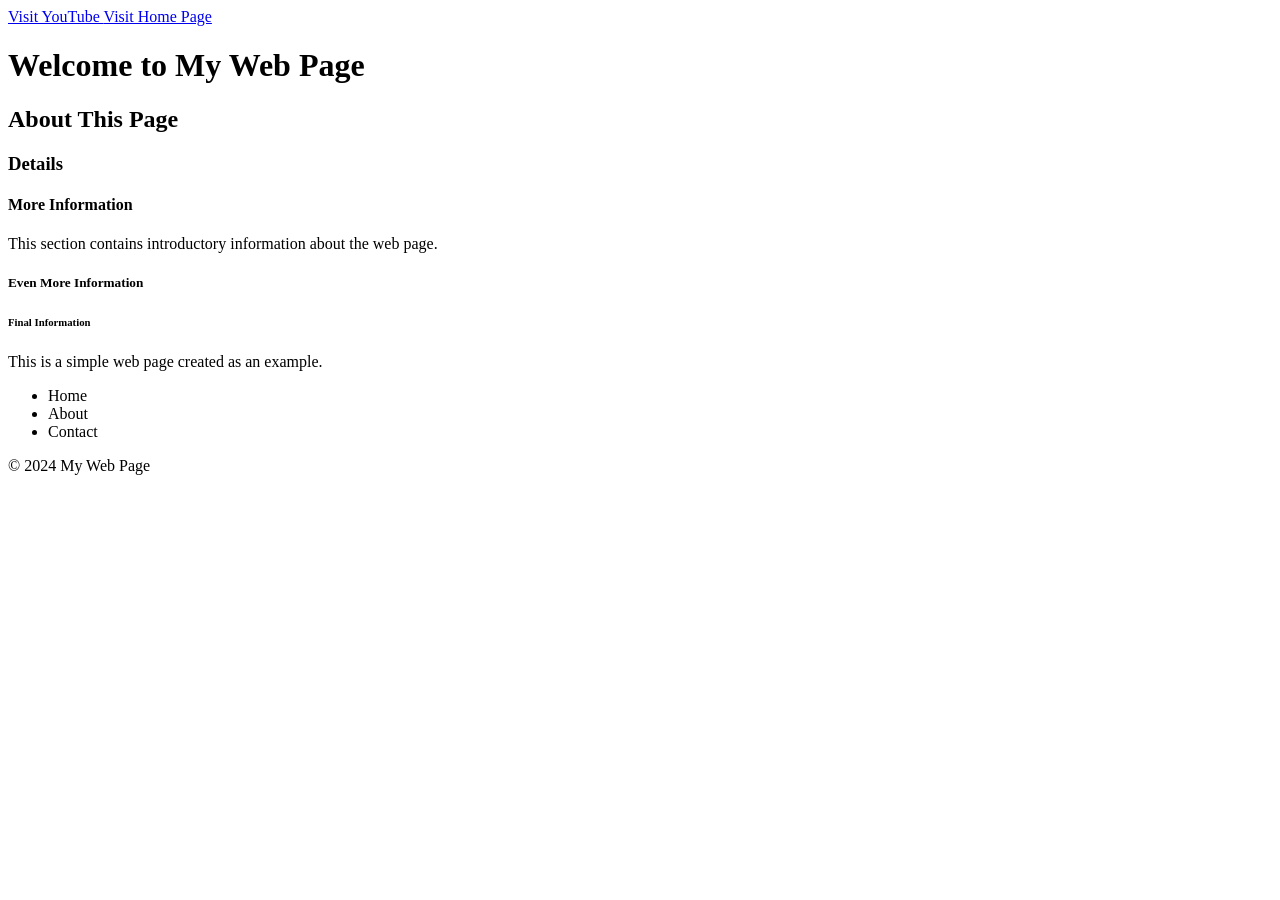
<file: index.html>
<!DOCTYPE html>
<html lang="en">
<head>
    <meta charset="UTF-8">
    <meta name="viewport" content="width=device-width, initial-scale=1.0">
    <title>My Web Page</title>
</head>
<body>
    <nav>
  <a href="https://www.youtube.com"> Visit YouTube </a>
  <a href="home.html"> Visit Home Page </a>
  </nav>
  
    <h1>Welcome to My Web Page</h1>
    <h2>About This Page</h2>
    <h3>Details</h3>
    <h4>More Information</h4>

<p>This section contains introductory information about the web page.</p>

    <h5>Even More Information</h5>
    <h6>Final Information</h6>


  


    <p>This is a simple web page created as an example.</p>
    <ul>
        <li>Home</li>
        <li>About</li>
        <li>Contact</li>
    </ul>
    <footer> 
        <p>&copy; 2024 My Web Page</p>
    </footer>
    
</body>
</html>
</file>
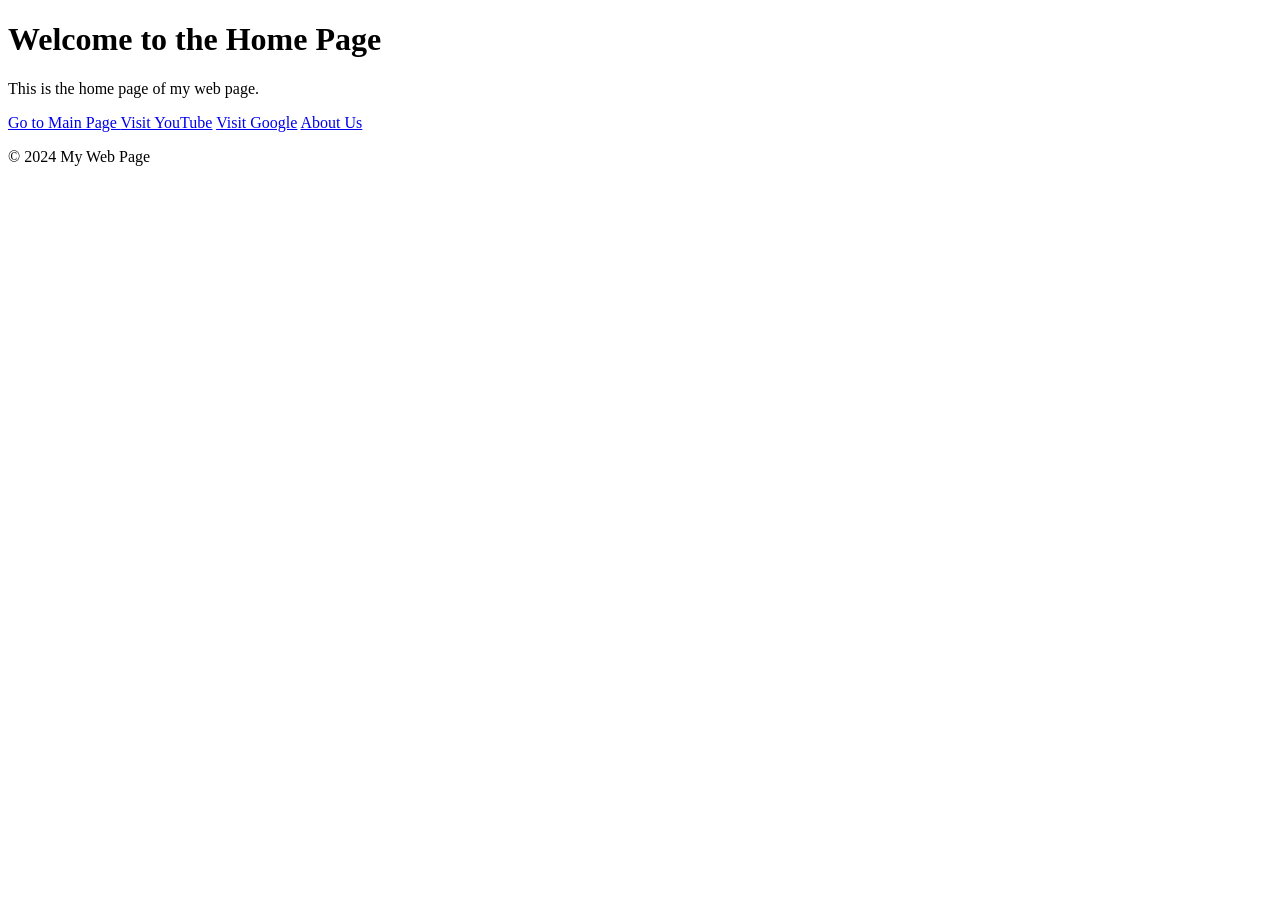
<file: home.html>
<!DOCTYPE html>
<html lang="en">
<head>
    <meta charset="UTF-8">
    <meta name="viewport" content="width=device-width, initial-scale=1.0">
    <title> home of my web page </title>
</head>
<body>
    <h1>Welcome to the Home Page</h1>   
    <p>This is the home page of my web page.</p>

    <nav>
        <a href="index.html"> Go to Main Page </a>
        <a href="https://www.youtube.com">Visit YouTube</a>
        <a href="https://www.google.com/">Visit Google</a>
        <a href="about.html">About Us</a>
    </nav>

    <!-- Removed duplicate links as they are now inside the nav element -->
    <footer> 
        <p>&copy; 2024 My Web Page</p>
    </footer>
    
</body>
</html>
</file>
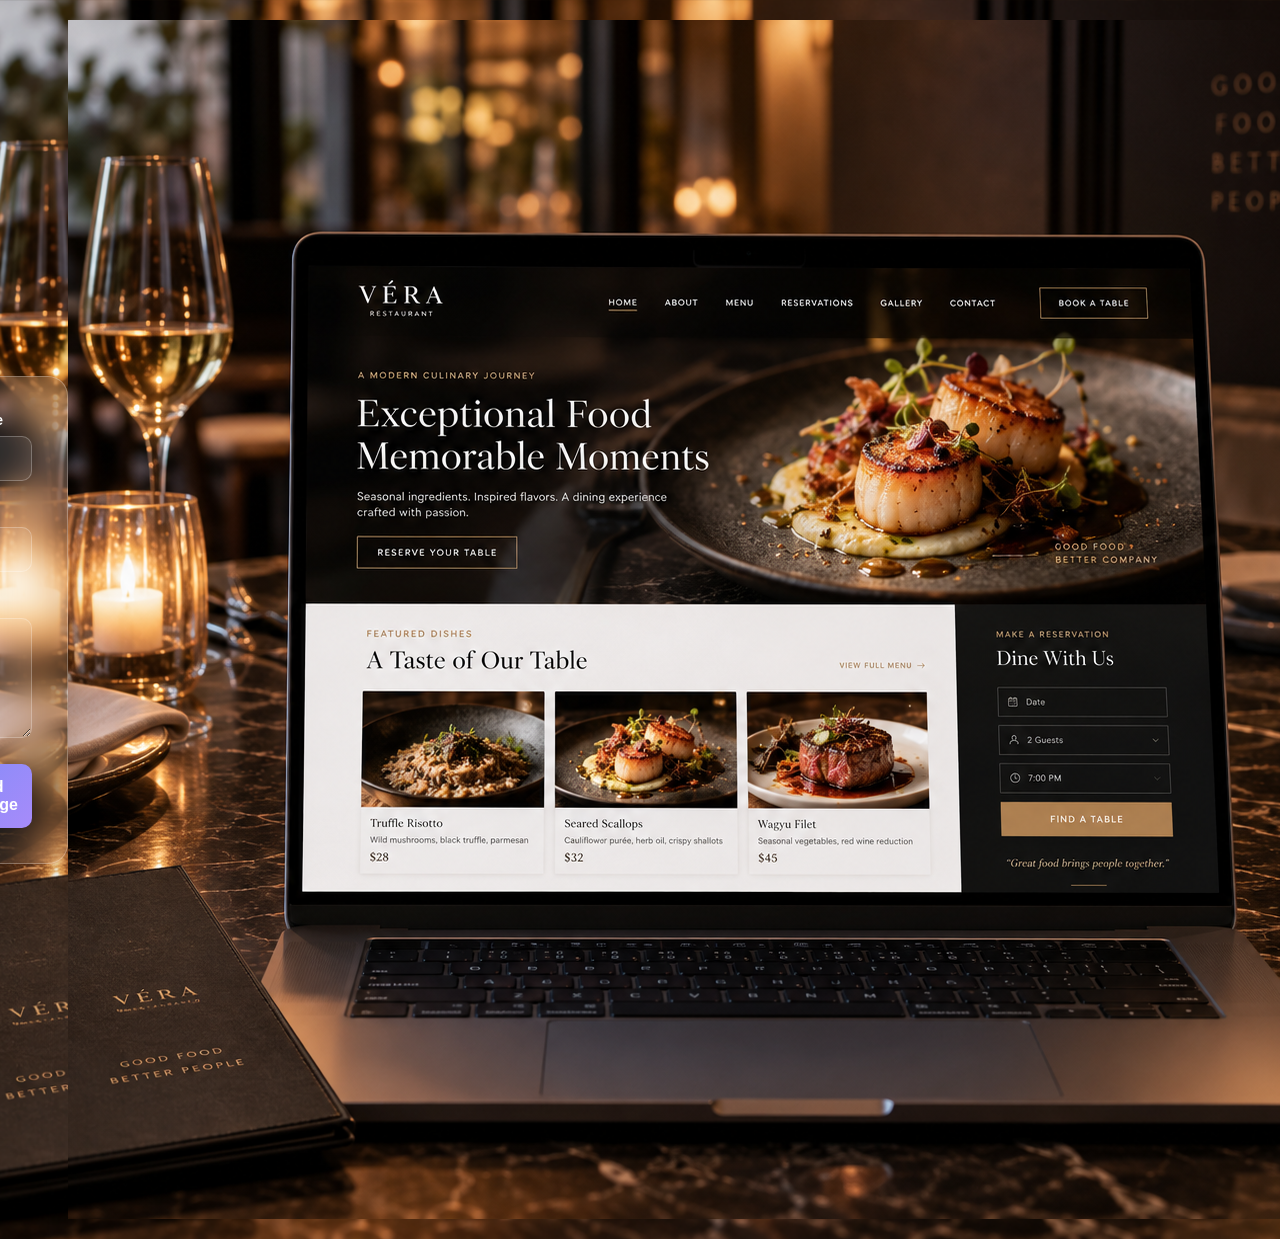
<file: forms in html/form.html>
<!DOCTYPE html>
<html lang="en">
<head>
  <meta charset="UTF-8">
  <meta name="viewport" content="width=device-width, initial-scale=1.0">
  <title>Contact Form</title>
  <link rel="stylesheet" href="form.css">
</head>
<body>

<form action="#" method="get">
  <label for="full-name">Full Name</label>
  <input
    id="full-name"
    name="fullName"
    type="text"
    required
  >

  <label for="email">Email</label>
  <input
    id="email"
    name="email"
    type="email"
    required
  >

  <label for="message">Message</label>
  <textarea
    id="message"
    name="message"
    rows="4"
  ></textarea>

  <button type="submit">Send Message</button>
</form>
<img src="RESTURANT.png" alt="Restaurant Image">

</body>
</html>
</file>
<file: forms in html/form.css>
/* General page styling */
* {
  margin: 0;
  padding: 0;
  box-sizing: border-box;
}

body {
  min-height: 100vh;
  display: flex;
  justify-content: center;
  align-items: center;
  padding: 20px;
  font-family: Arial, sans-serif;

  background-image: url('RESTURANT.png');
  background-size: cover;
  background-position: center;

  background-color: black;
}


/* Transparent glass form */
form {
  width: 100%;
  max-width: 450px;
  padding: 35px;

  background: rgba(255, 255, 255, 0.10);
  backdrop-filter: blur(15px);
  -webkit-backdrop-filter: blur(15px);

  border: 1px solid rgba(255, 255, 255, 0.25);
  border-radius: 20px;

  box-shadow: 0 8px 32px rgba(0, 0, 0, 0.2);
}

/* Form labels */
label {
  display: block;
  margin-bottom: 8px;
  color: #ffffff;
  font-size: 14px;
  font-weight: 600;
}

/* Input fields and message box */
input,
textarea {
  width: 100%;
  padding: 13px 15px;
  margin-bottom: 22px;

  background: rgba(255, 255, 255, 0.08);
  border: 1px solid rgba(255, 255, 255, 0.25);
  border-radius: 10px;

  color: #ffffff;
  font-size: 15px;
  font-family: inherit;

  outline: none;
  transition: 0.3s ease;
}

/* Placeholder text */
input::placeholder,
textarea::placeholder {
  color: rgba(255, 255, 255, 0.6);
}

/* Focus effects */
input:focus,
textarea:focus {
  border-color: #a78bfa;
  background: rgba(255, 255, 255, 0.14);
  box-shadow: 0 0 0 3px rgba(167, 139, 250, 0.2);
}

/* Message field */
textarea {
  min-height: 120px;
  resize: vertical;
}

/* Submit button */
button {
  width: 100%;
  padding: 14px;

  border: none;
  border-radius: 10px;

  background: linear-gradient(135deg, #818cf8, #a78bfa);
  color: #ffffff;

  font-size: 16px;
  font-weight: bold;
  cursor: pointer;

  transition: transform 0.3s ease,
              box-shadow 0.3s ease;
}

/* Button hover effect */
button:hover {
  transform: translateY(-2px);
  box-shadow: 0 8px 20px rgba(129, 140, 248, 0.35);
}

/* Button click effect */
button:active {
  transform: scale(0.98);
}

/* Mobile responsiveness */
@media (max-width: 480px) {
  form {
    padding: 25px 20px;
  }
}
</file>
